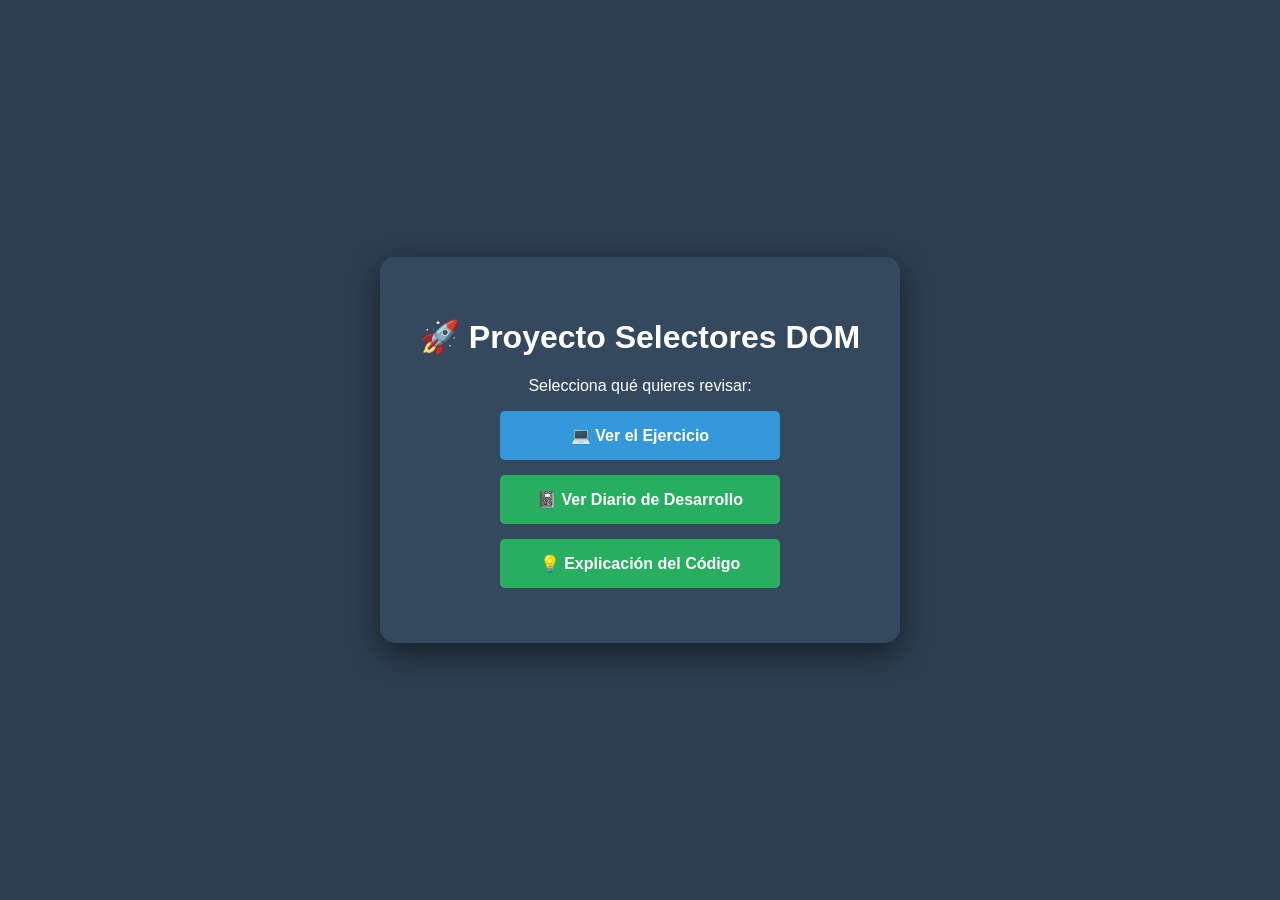
<file: index.html>
<!DOCTYPE html>
<html lang="es">
<head>
    <meta charset="UTF-8">
    <title>Ana Hernández - Portfolio DOM</title>
    <style>
        body { font-family: sans-serif; display: flex; justify-content: center; align-items: center; height: 100vh; margin: 0; background: #2c3e50; color: white; }
        .menu { text-align: center; background: #34495e; padding: 40px; border-radius: 15px; box-shadow: 0 10px 30px rgba(0,0,0,0.5); }
        .btn { display: block; width: 250px; padding: 15px; margin: 15px auto; background: #3498db; color: white; text-decoration: none; border-radius: 5px; font-weight: bold; transition: 0.3s; }
        .btn:hover { background: #2980b9; transform: scale(1.05); }
        .btn-docs { background: #27ae60; }
        .btn-docs:hover { background: #219150; }
    </style>
</head>
<body>
    <div class="menu">
        <h1>🚀 Proyecto Selectores DOM</h1>
        <p>Selecciona qué quieres revisar:</p>
        
        <a href="Ejercicio1_selectores.html" class="btn">💻 Ver el Ejercicio</a>
        
        <a href="docs/diario.html" class="btn btn-docs">📓 Ver Diario de Desarrollo</a>
        
        <a href="docs/explicacion_codigo.html" class="btn btn-docs">💡 Explicación del Código</a>
    </div>
</body>
</html>
</file>
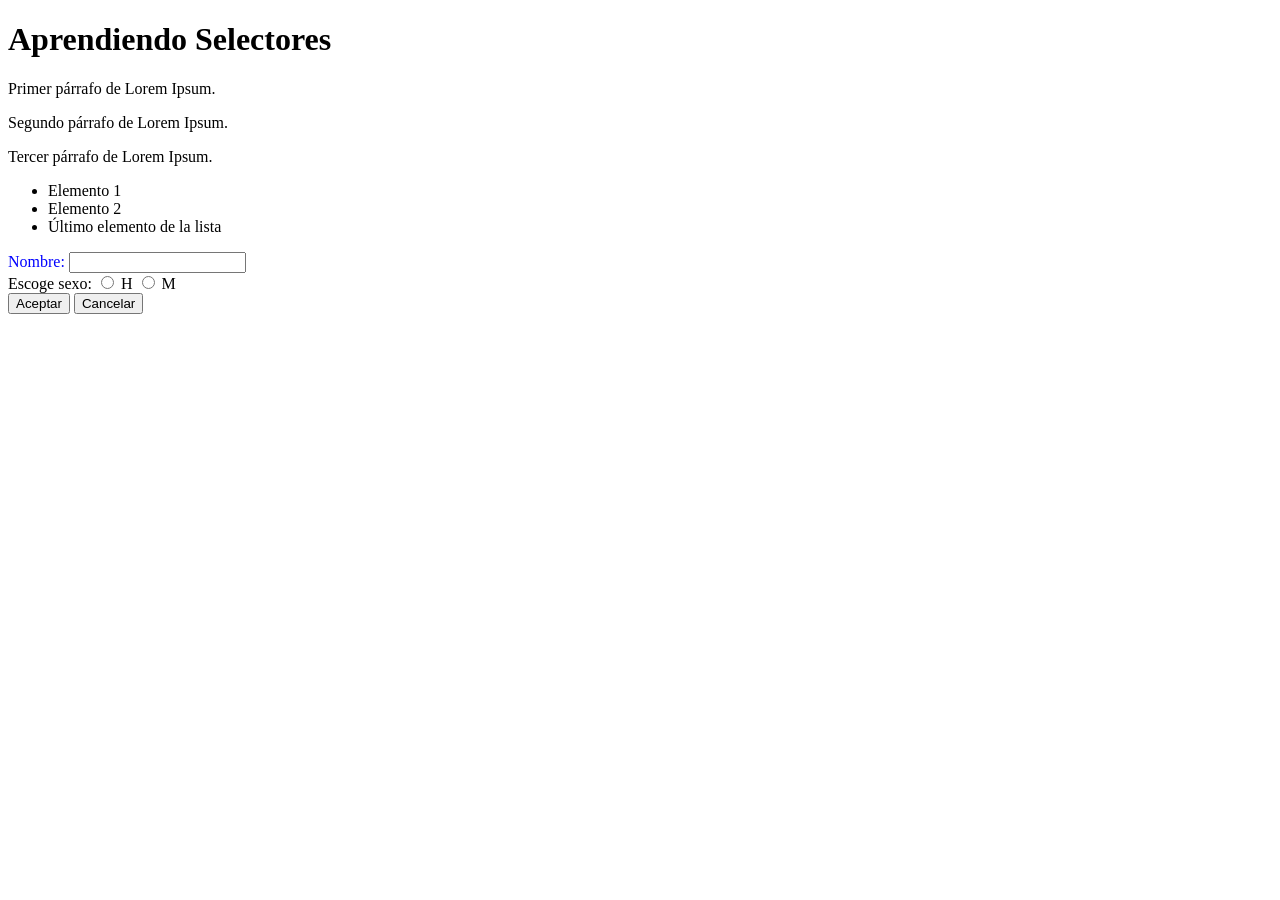
<file: Ejercicio1_selectores.html>
<!DOCTYPE html>
<html lang="es">
<head>
    <meta charset="UTF-8">
    <title>Ejercicio 1: Selectores DOM</title>
</head>
<body>
    <h1 id="titulo">Aprendiendo Selectores</h1>

    <div id="lipsum">
        <p>Primer párrafo de Lorem Ipsum.</p>
        <p>Segundo párrafo de Lorem Ipsum.</p>
        <p>Tercer párrafo de Lorem Ipsum.</p>
    </div>

    <ul>
        <li>Elemento 1</li>
        <li>Elemento 2</li>
        <li>Último elemento de la lista</li>
    </ul>

    <form>
        <label id="input2">Nombre:</label>
        <input type="text">
        <br>
        <label>Escoge sexo:</label>
        <input type="radio" name="sexo" value="h"> H
        <input type="radio" name="sexo" value="m"> M
        <br>
        <button id="btn1">Botón 1</button>
        <button id="btn2">Botón 2</button>
    </form>

    <script src="script.js"></script>
</body>
</html>
</file>
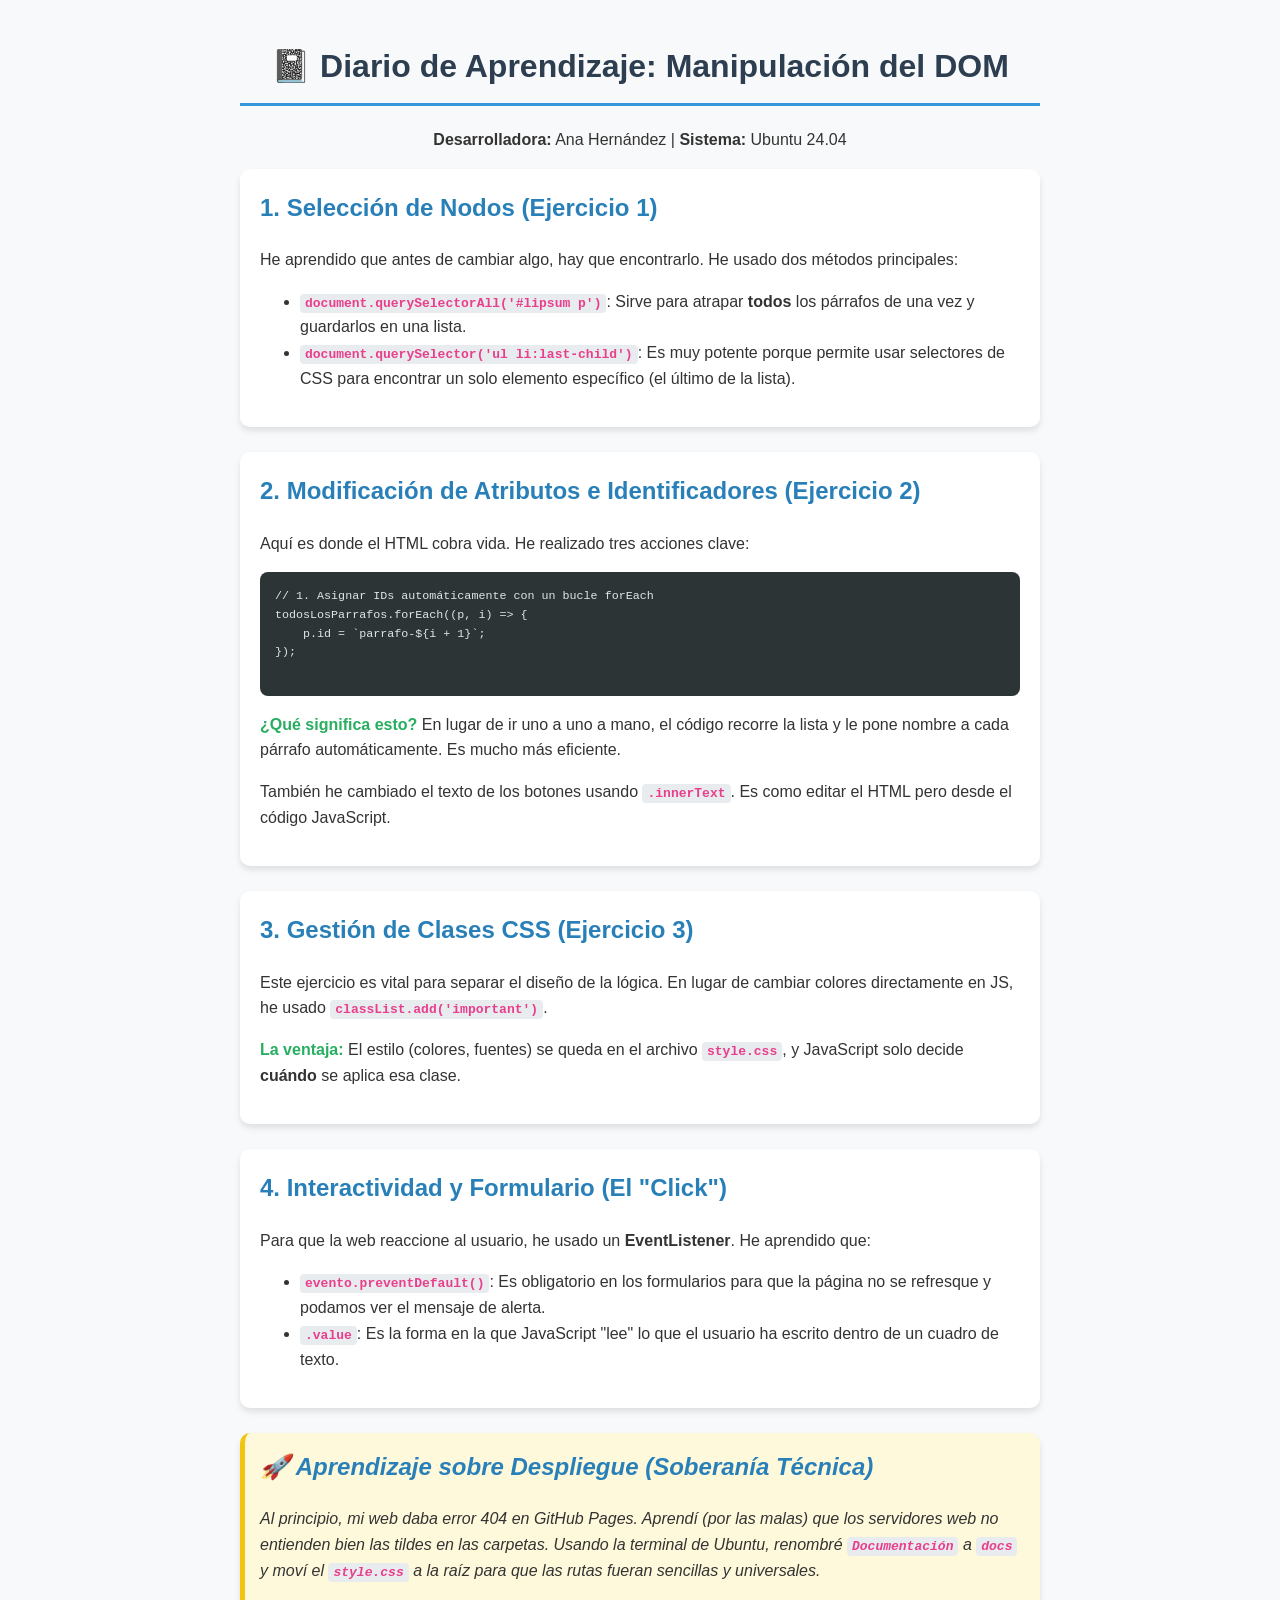
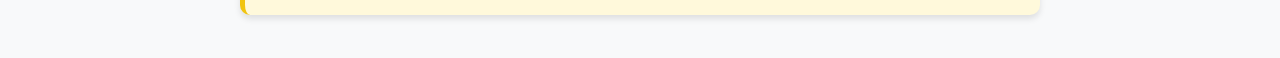
<file: docs/diario.html>
<!DOCTYPE html>
<html lang="es">
<head>
    <meta charset="UTF-8">
    <title>Diario de Desarrollo - Ana Hernández</title>
    <style>
        body { font-family: 'Segoe UI', sans-serif; line-height: 1.6; color: #333; max-width: 800px; margin: auto; padding: 20px; background-color: #f8f9fa; }
        .seccion { background: white; padding: 20px; border-radius: 10px; box-shadow: 0 4px 6px rgba(0,0,0,0.1); margin-bottom: 25px; }
        h1 { color: #2c3e50; text-align: center; border-bottom: 3px solid #3498db; padding-bottom: 10px; }
        h2 { color: #2980b9; margin-top: 0; }
        code { background: #e9ecef; color: #e83e8c; padding: 2px 5px; border-radius: 4px; font-weight: bold; }
        pre { background: #2d3436; color: #dfe6e9; padding: 15px; border-radius: 8px; overflow-x: auto; font-size: 0.9em; }
        .nota-tecnica { border-left: 5px solid #f1c40f; background: #fff9db; padding: 15px; font-style: italic; }
        .key-concept { font-weight: bold; color: #27ae60; }
    </style>
</head>
<body>

    <h1>📓 Diario de Aprendizaje: Manipulación del DOM</h1>
    <p style="text-align: center;"><strong>Desarrolladora:</strong> Ana Hernández | <strong>Sistema:</strong> Ubuntu 24.04</p>

    <div class="seccion">
        <h2>1. Selección de Nodos (Ejercicio 1)</h2>
        <p>He aprendido que antes de cambiar algo, hay que encontrarlo. He usado dos métodos principales:</p>
        <ul>
            <li><code>document.querySelectorAll('#lipsum p')</code>: Sirve para atrapar <strong>todos</strong> los párrafos de una vez y guardarlos en una lista.</li>
            <li><code>document.querySelector('ul li:last-child')</code>: Es muy potente porque permite usar selectores de CSS para encontrar un solo elemento específico (el último de la lista).</li>
        </ul>
    </div>

    <div class="seccion">
        <h2>2. Modificación de Atributos e Identificadores (Ejercicio 2)</h2>
        <p>Aquí es donde el HTML cobra vida. He realizado tres acciones clave:</p>
        <pre>
// 1. Asignar IDs automáticamente con un bucle forEach
todosLosParrafos.forEach((p, i) => {
    p.id = `parrafo-${i + 1}`; 
});
        </pre>
        <p><span class="key-concept">¿Qué significa esto?</span> En lugar de ir uno a uno a mano, el código recorre la lista y le pone nombre a cada párrafo automáticamente. Es mucho más eficiente.</p>
        <p>También he cambiado el texto de los botones usando <code>.innerText</code>. Es como editar el HTML pero desde el código JavaScript.</p>
    </div>

    <div class="seccion">
        <h2>3. Gestión de Clases CSS (Ejercicio 3)</h2>
        <p>Este ejercicio es vital para separar el diseño de la lógica. En lugar de cambiar colores directamente en JS, he usado <code>classList.add('important')</code>.</p>
        <p><span class="key-concept">La ventaja:</span> El estilo (colores, fuentes) se queda en el archivo <code>style.css</code>, y JavaScript solo decide <strong>cuándo</strong> se aplica esa clase.</p>
    </div>

    <div class="seccion">
        <h2>4. Interactividad y Formulario (El "Click")</h2>
        <p>Para que la web reaccione al usuario, he usado un <strong>EventListener</strong>. He aprendido que:</p>
        <ul>
            <li><code>evento.preventDefault()</code>: Es obligatorio en los formularios para que la página no se refresque y podamos ver el mensaje de alerta.</li>
            <li><code>.value</code>: Es la forma en la que JavaScript "lee" lo que el usuario ha escrito dentro de un cuadro de texto.</li>
        </ul>
    </div>

    <div class="seccion nota-tecnica">
        <h2>🚀 Aprendizaje sobre Despliegue (Soberanía Técnica)</h2>
        <p>Al principio, mi web daba error 404 en GitHub Pages. Aprendí (por las malas) que los servidores web no entienden bien las tildes en las carpetas. Usando la terminal de Ubuntu, renombré <code>Documentación</code> a <code>docs</code> y moví el <code>style.css</code> a la raíz para que las rutas fueran sencillas y universales.</p>
    </div>

</body>
</html>
</file>
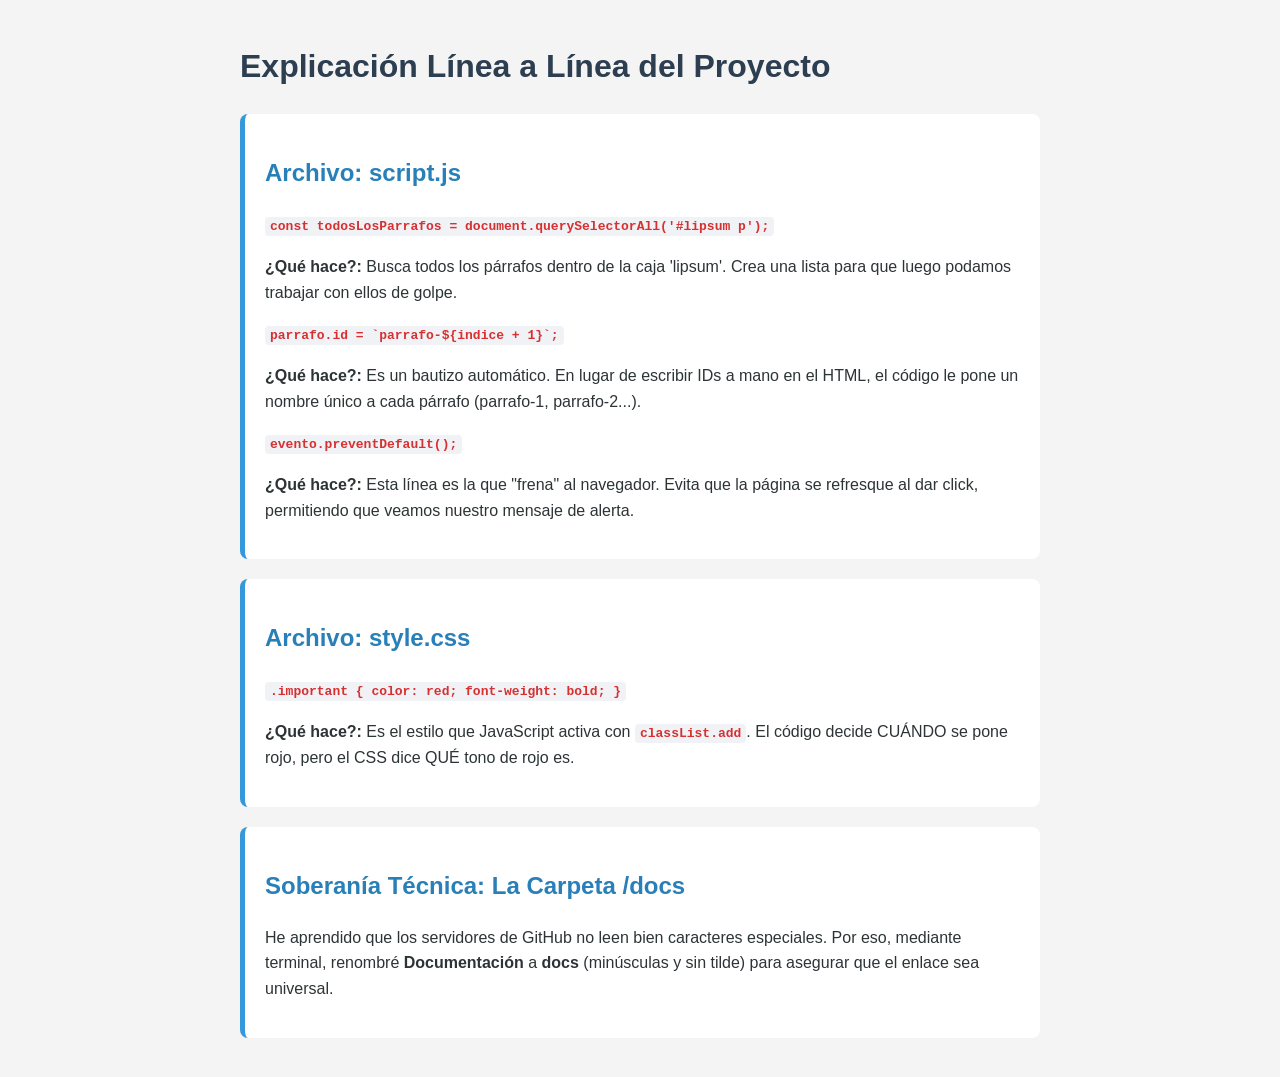
<file: docs/explicacion_codigo.html>
<!DOCTYPE html>
<html lang="es">
<head>
    <meta charset="UTF-8">
    <title>Apuntes Técnicos - Ana Hernández</title>
    <style>
        body { font-family: sans-serif; line-height: 1.6; max-width: 800px; margin: auto; padding: 20px; background: #f4f4f4; }
        .card { background: white; padding: 20px; border-radius: 8px; margin-bottom: 20px; border-left: 5px solid #3498db; }
        code { color: #d63031; background: #f1f2f6; padding: 2px 5px; border-radius: 4px; font-weight: bold; }
        .desc { margin-top: 10px; color: #2d3436; }
        h1 { color: #2c3e50; }
        h2 { color: #2980b9; }
    </style>
</head>
<body>
    <h1>Explicación Línea a Línea del Proyecto</h1>

    <div class="card">
        <h2>Archivo: script.js</h2>
        <p><code>const todosLosParrafos = document.querySelectorAll('#lipsum p');</code></p>
        <p class="desc"><strong>¿Qué hace?:</strong> Busca todos los párrafos dentro de la caja 'lipsum'. Crea una lista para que luego podamos trabajar con ellos de golpe.</p>
        
        <p><code>parrafo.id = `parrafo-${indice + 1}`;</code></p>
        <p class="desc"><strong>¿Qué hace?:</strong> Es un bautizo automático. En lugar de escribir IDs a mano en el HTML, el código le pone un nombre único a cada párrafo (parrafo-1, parrafo-2...).</p>

        <p><code>evento.preventDefault();</code></p>
        <p class="desc"><strong>¿Qué hace?:</strong> Esta línea es la que "frena" al navegador. Evita que la página se refresque al dar click, permitiendo que veamos nuestro mensaje de alerta.</p>
    </div>

    <div class="card">
        <h2>Archivo: style.css</h2>
        <p><code>.important { color: red; font-weight: bold; }</code></p>
        <p class="desc"><strong>¿Qué hace?:</strong> Es el estilo que JavaScript activa con <code>classList.add</code>. El código decide CUÁNDO se pone rojo, pero el CSS dice QUÉ tono de rojo es.</p>
    </div>

    <div class="card">
        <h2>Soberanía Técnica: La Carpeta /docs</h2>
        <p class="desc">He aprendido que los servidores de GitHub no leen bien caracteres especiales. Por eso, mediante terminal, renombré <strong>Documentación</strong> a <strong>docs</strong> (minúsculas y sin tilde) para asegurar que el enlace sea universal.</p>
    </div>
</body>
</file>
